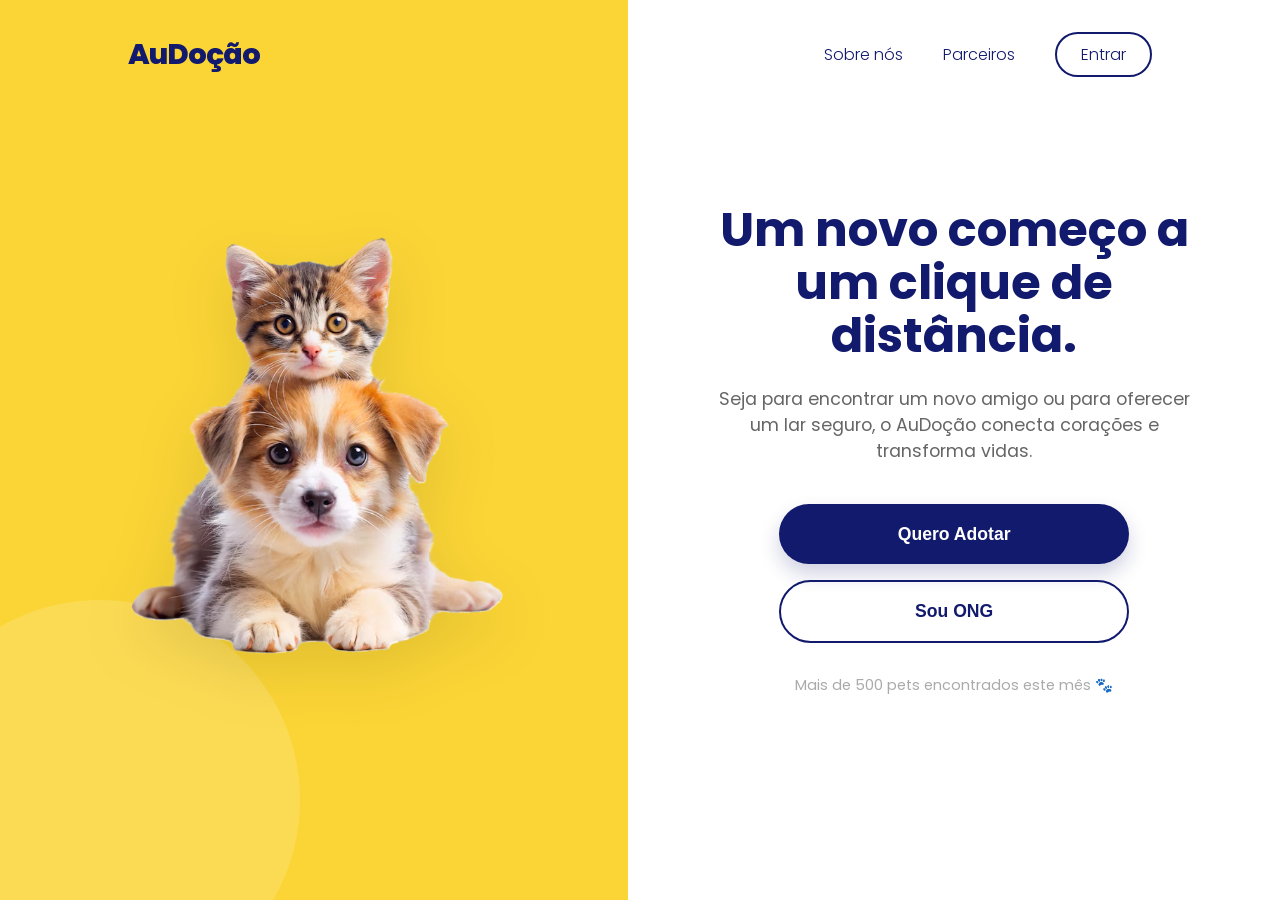
<file: index.html>
<!DOCTYPE html>
<html lang="pt-br">

<head>
     <meta charset="UTF-8">
     <meta name="viewport" content="width=device-width, initial-scale=1.0">
     <title>AuDoção - Encontre seu pet</title>
     <link rel="stylesheet" href="style.css">
     <link href="https://fonts.googleapis.com/css2?family=Poppins:wght@400;600;700&display=swap" rel="stylesheet">
</head>

<body>

     <nav class="navbar">
          <div class="logo">AuDoção</div>
          <div class="nav-links">
               <a href="sobre.html">Sobre nós</a>
               <a href="parceiros.html">Parceiros</a>
               <a href="login.html" class="btn-login">Entrar</a>
          </div>
     </nav>

     <main class="hero-container">
          <section class="hero-image">
               <div class="image-wrapper">
                    <img src="/src/home-cat-dog.png" alt="Cachorro e Gato AuDoção">
               </div>
               <div class="decoration-circle"></div>
          </section>

          <section class="hero-content">
               <div class="content-box">
                    <h1>Um novo começo a um clique de distância.</h1>
                    <p>Seja para encontrar um novo amigo ou para oferecer um lar seguro, o AuDoção conecta corações e
                         transforma vidas.</p>

                    <div class="actions">
                         <button class="btn btn-primary" onclick="window.location.href='home.html'">Quero Adotar</button>
                         <button class="btn btn-secondary" onclick="window.location.href='cadastro.html'">Sou ONG</button>
                    </div>

                    <span class="stats">Mais de 500 pets encontrados este mês 🐾</span>
               </div>
          </section>
     </main>

</body>

</html>
</file>
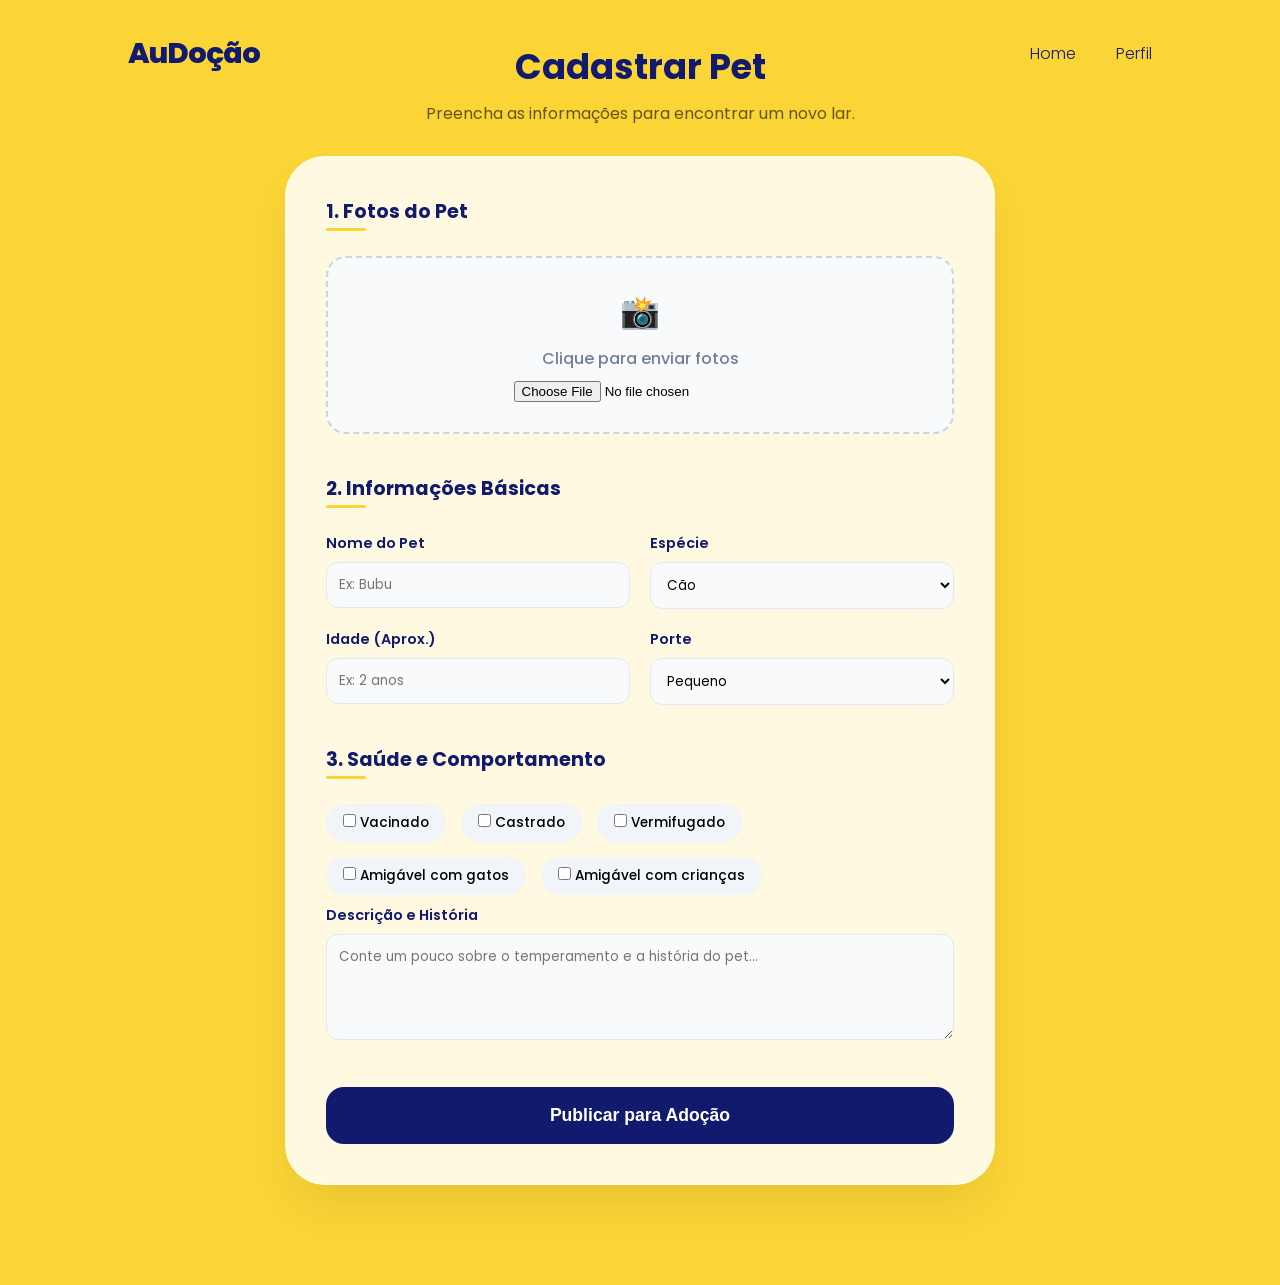
<file: cadastro-pet.html>
<!DOCTYPE html>
<html lang="pt-br">

<head>
     <meta charset="UTF-8">
     <meta name="viewport" content="width=device-width, initial-scale=1.0">
     <title>AuDoção - Cadastrar Novo Pet</title>
     <link rel="stylesheet" href="style.css">
     <link href="https://fonts.googleapis.com/css2?family=Poppins:wght@400;600;700&display=swap" rel="stylesheet">
     <link rel="stylesheet" href="https://cloudflare.com">

</head>

<body class="admin-body">

     <nav class="navbar">
          <div class="logo">AuDoção</div>
          <div class="nav-links">
               <a href="home.html">Home</a>
               <a href="perfil-ong.html"><i class="fas-thin fa-user"></i> Perfil</a>
          </div>
     </nav>

     <main class="form-container">
          <header class="form-header">
               <h1>Cadastrar Pet</h1>
               <p>Preencha as informações para encontrar um novo lar.</p>
          </header>

          <form id="form-cadastro-pet" class="glass-form">

               <div class="form-section">

                    <h3>1. Fotos do Pet</h3>
                    <div class="upload-container">
                         <label for="pet-photo" class="upload-label">
                              <div class="upload-icon">📸</div>
                              <span>Clique para enviar fotos</span>
                              <input type="file" id="pet-photo" accept="image/*" required>
                         </label>
                    </div>
               </div>

               <div class="form-section">
                    <h3>2. Informações Básicas</h3>
                    <div class="input-grid">
                         <div class="input-group">
                              <label>Nome do Pet</label>
                              <input type="text" placeholder="Ex: Bubu" required>
                         </div>
                         <div class="input-group">
                              <label>Espécie</label>
                              <select required>
                                   <option value="Cão">Cão</option>
                                   <option value="Gato">Gato</option>
                                   <option value="Outros">Outros</option>
                              </select>
                         </div>
                         <div class="input-group">
                              <label>Idade (Aprox.)</label>
                              <input type="text" placeholder="Ex: 2 anos">
                         </div>
                         <div class="input-group">
                              <label>Porte</label>
                              <select>
                                   <option value="Pequeno">Pequeno</option>
                                   <option value="Médio">Médio</option>
                                   <option value="Grande">Grande</option>
                              </select>
                         </div>
                    </div>
               </div>

               <div class="form-section">
                    <h3>3. Saúde e Comportamento</h3>
                    <div class="checkbox-grid">
                         <label class="check-item"><input type="checkbox"> Vacinado</label>
                         <label class="check-item"><input type="checkbox"> Castrado</label>
                         <label class="check-item"><input type="checkbox"> Vermifugado</label>
                         <label class="check-item"><input type="checkbox"> Amigável com gatos</label>
                         <label class="check-item"><input type="checkbox"> Amigável com crianças</label>
                    </div>
                    <div class="input-group mt-20">
                         <label>Descrição e História</label>
                         <textarea rows="4"
                              placeholder="Conte um pouco sobre o temperamento e a história do pet..."></textarea>
                    </div>
               </div>

               <button type="submit" class="btn-submit">Publicar para Adoção</button>
          </form>
     </main>

</body>

</html>
</file>
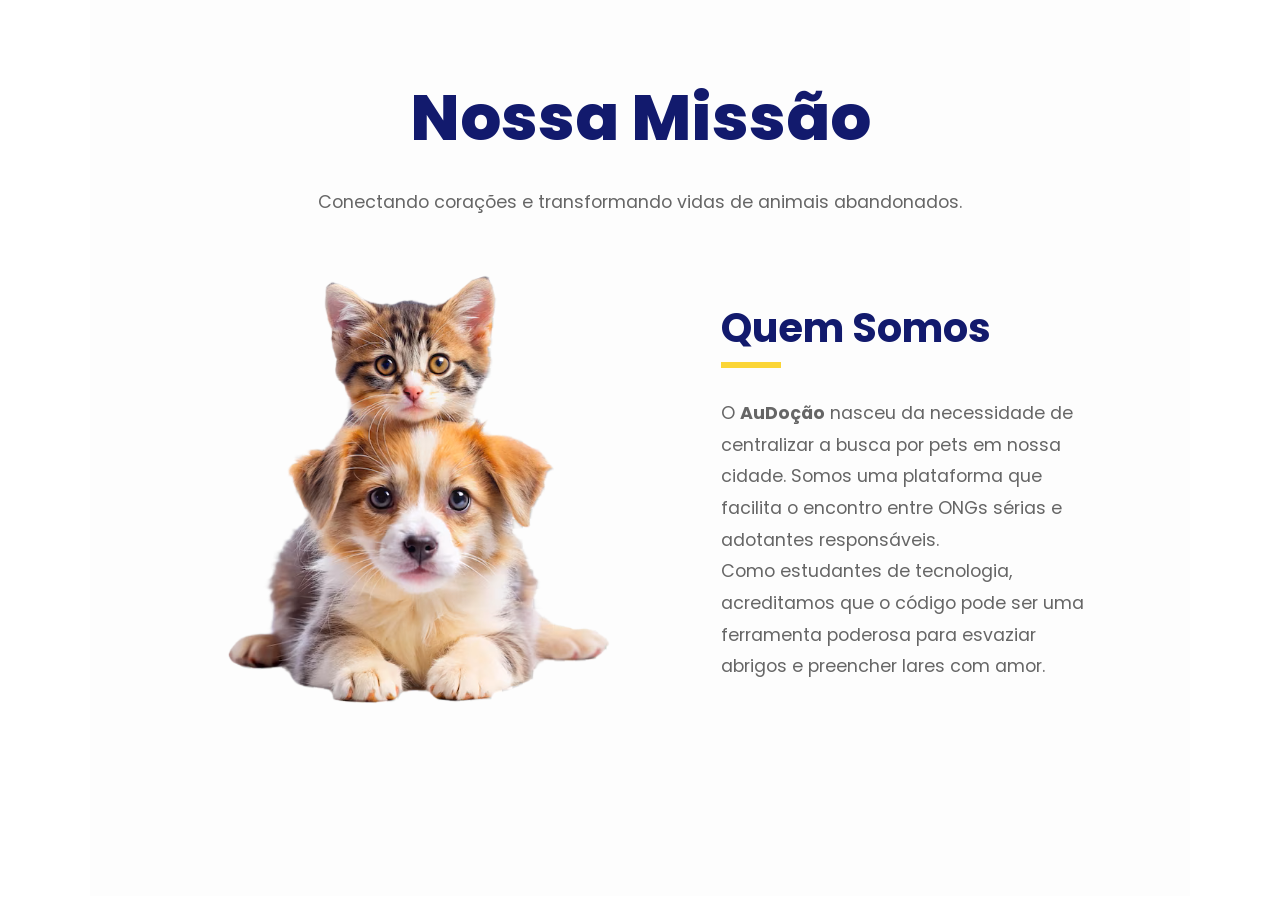
<file: sobre.html>
<!DOCTYPE html>
<html lang="pt-br">

<head>
     <meta charset="UTF-8">
     <meta name="viewport" content="width=device-width, initial-scale=1.0">
     <title>Sobre Nós - AuDoção</title>
     <link rel="stylesheet" href="style.css">
     <link href="https://fonts.googleapis.com/css2?family=Poppins:wght@400;600;700;800&display=swap" rel="stylesheet">
</head>

<body>
     <main class="about-container">
          <section class="about-hero">
               <h1>Nossa Missão</h1>
               <p>Conectando corações e transformando vidas de animais abandonados.</p>
          </section>

          <section class="about-section">
               <div class="about-grid">
                    <div class="image-box">
                         <img src="src/home-cat-dog.png" alt="Cachorro e Gato AuDoção">
                    </div>

                    <div class="text-box">
                         <h2>Quem Somos</h2>
                         <p>O <strong>AuDoção</strong> nasceu da necessidade de centralizar a busca por pets em nossa
                              cidade. Somos uma plataforma que facilita o encontro entre ONGs sérias e adotantes
                              responsáveis.</p>
                         <p>Como estudantes de tecnologia, acreditamos que o código pode ser uma ferramenta poderosa
                              para esvaziar abrigos e preencher lares com amor.</p>
                    </div>
               </div>
          </section>

</main>
</body>

</html>
</file>
<file: style.css>
@charset "UTF-8";
:root {
  --color-yellow: #FBD536;
  --color-blue: #121A6D;
  --color-white: #FFFFFF;
  --color-text-gray: #666666;
  --font-main: 'Poppins', sans-serif;
  --transition: all 0.3s ease;
}

* {
  margin: 0;
  padding: 0;
  box-sizing: border-box;
}

body {
  font-family: var(--font-main);
  background-color: var(--color-white);
  overflow-x: hidden;
}

/* Navbar */
.navbar {
  position: absolute;
  top: 0;
  width: 100%;
  display: flex;
  justify-content: space-between;
  align-items: center;
  padding: 2rem 5%;
  z-index: 10;
}

.navbar .logo {
  font-size: 1.5rem;
  font-weight: 700;
  color: var(--color-blue);
}

.navbar .nav-links {
  display: flex;
  gap: 2rem;
  align-items: center;
}

.navbar .nav-links a {
  text-decoration: none;
  color: var(--color-blue);
  font-weight: 500;
  transition: var(--transition);
}

.navbar .nav-links a:hover {
  opacity: 0.7;
}

.navbar .nav-links .btn-login {
  border: 2px solid var(--color-blue);
  padding: 0.5rem 1.5rem;
  border-radius: 50px;
}

.navbar .nav-links .btn-login:hover {
  background-color: var(--color-blue);
  color: var(--color-white);
}

/* Layout Principal (Hero) */
.hero-container {
  display: flex;
  height: 100vh;
  width: 100%;
}

@media (max-width: 768px) {
  .hero-container {
    flex-direction: column;
  }
}
/* Lado Esquerdo - Imagem */
.hero-image {
  flex: 1.2;
  background-color: var(--color-yellow);
  display: flex;
  align-items: center;
  justify-content: center;
  position: relative;
  overflow: hidden;
}

.hero-image .image-wrapper {
  width: 70%;
  z-index: 2;
  transition: transform 0.5s ease;
}

.hero-image .image-wrapper:hover {
  transform: scale(1.05);
}

.hero-image .image-wrapper img {
  width: 100%;
  filter: drop-shadow(0 20px 30px rgba(0, 0, 0, 0.1));
}

.hero-image .decoration-circle {
  position: absolute;
  width: 400px;
  height: 400px;
  background: rgba(255, 255, 255, 0.15);
  border-radius: 50%;
  bottom: -100px;
  left: -100px;
}

.hero-content {
  flex: 1;
  display: flex;
  align-items: center; /* Centraliza o box verticalmente */
  justify-content: center; /* Centraliza o box horizontalmente */
  padding: 4rem;
  background-color: var(--color-white);
}

.hero-content .content-box {
  max-width: 500px; /* Aumentei levemente para melhor leitura */
  width: 100%;
  display: flex; /* Adicionado */
  flex-direction: column; /* Adicionado: empilha os itens */
  align-items: center; /* Adicionado: centraliza h1, p e botões horizontalmente */
  text-align: center; /* Garante que as linhas de texto fiquem no centro */
}

.hero-content .content-box h1 {
  font-size: 3rem;
  color: var(--color-blue);
  line-height: 1.1;
  margin-bottom: 1.5rem;
  width: 100%; /* Garante que o texto use todo o espaço para centralizar */
}

.hero-content .content-box p {
  color: var(--color-text-gray);
  font-size: 1.1rem;
  margin-bottom: 2.5rem;
  width: 100%;
}

.hero-content .content-box .actions {
  display: flex;
  flex-direction: column;
  gap: 1rem;
  width: 100%; /* Faz os botões respeitarem a largura do box */
  max-width: 350px; /* Opcional: define uma largura máxima elegante para os botões */
}

.hero-content .content-box .actions .btn {
  padding: 1.2rem;
  border-radius: 50px;
  font-size: 1.1rem;
  font-weight: 600;
  cursor: pointer;
  transition: var(--transition);
  border: none;
}

.hero-content .content-box .actions .btn-primary {
  background-color: var(--color-blue);
  color: var(--color-white);
  box-shadow: 0 10px 20px rgba(18, 26, 109, 0.2);
}

.hero-content .content-box .actions .btn-primary:hover {
  transform: translateY(-3px);
  box-shadow: 0 15px 25px rgba(18, 26, 109, 0.3);
}

.hero-content .content-box .actions .btn-secondary {
  background-color: transparent;
  border: 2px solid var(--color-blue);
  color: var(--color-blue);
}

.hero-content .content-box .actions .btn-secondary:hover {
  background-color: rgba(18, 26, 109, 0.05);
}

.hero-content .content-box .stats {
  display: block;
  margin-top: 2rem;
  text-align: center;
  color: #aaa;
  font-size: 0.9rem;
}

/* Login & Auth Pages */
.auth-page {
  background-color: var(--color-yellow);
  position: relative;
  margin: 0;
  padding: 0;
  display: flex;
  align-items: center;
  justify-content: center;
  min-height: 100vh;
  width: 100%;
  overflow-x: hidden;
}
.auth-page::before {
  content: "";
  position: absolute;
  top: 0;
  left: 0;
  width: 100%;
  height: 100%;
  background: linear-gradient(180deg, rgba(255, 255, 255, 0) 0%, rgba(255, 255, 255, 0.3) 100%);
  z-index: 1;
}

.auth-container {
  width: 100%;
  max-width: 420px;
  padding: 20px;
  z-index: 2;
  position: relative;
}

.auth-card {
  background: rgba(255, 255, 255, 0.9);
  backdrop-filter: blur(15px);
  border: 1px solid rgba(255, 255, 255, 0.5);
  border-radius: 30px;
  padding: 3rem 2.5rem;
  box-shadow: 0 20px 50px rgba(0, 0, 0, 0.1);
}
.auth-card .auth-header {
  text-align: center;
  margin-bottom: 2rem;
}
.auth-card .auth-header .logo {
  color: var(--color-blue);
  font-size: 2.2rem;
  font-weight: 700;
  margin-bottom: 0.5rem;
}
.auth-card .auth-header p {
  color: var(--color-text-gray);
  font-size: 0.95rem;
}

.auth-form .input-group {
  margin-bottom: 1.5rem;
}
.auth-form .input-group label {
  display: block;
  margin-bottom: 0.6rem;
  color: var(--color-blue);
  font-weight: 600;
  font-size: 0.9rem;
}
.auth-form .input-group .label-wrapper {
  display: flex;
  justify-content: space-between;
  align-items: center;
}
.auth-form .input-group input {
  width: 100%;
  padding: 1rem 1.5rem;
  border-radius: 50px;
  border: 1px solid #E0E0E0;
  background: #FDFDFD;
  transition: var(--transition);
  outline: none;
}
.auth-form .input-group input:focus {
  border-color: var(--color-blue);
  background: #FFF;
  box-shadow: 0 0 0 4px rgba(18, 26, 109, 0.1);
}
.auth-form .input-group .forgot-password {
  font-size: 0.8rem;
  color: var(--color-text-gray);
  text-decoration: none;
}
.auth-form .input-group .forgot-password:hover {
  color: var(--color-blue);
}
.auth-form .btn-primary {
  width: 100%;
  padding: 1rem;
  background-color: var(--color-blue);
  color: white;
  border: none;
  border-radius: 50px;
  font-size: 1rem;
  font-weight: 600;
  cursor: pointer;
  transition: var(--transition);
  margin-top: 1rem;
}
.auth-form .btn-primary:hover {
  filter: brightness(1.1);
  transform: translateY(-2px);
}

.auth-footer {
  margin-top: 2rem;
  text-align: center;
  font-size: 0.9rem;
  color: var(--color-text-gray);
}
.auth-footer a {
  color: var(--color-blue);
  font-weight: 600;
  text-decoration: none;
}
.auth-footer a:hover {
  text-decoration: underline;
}

.auth-decoration {
  position: absolute;
  bottom: 20px;
  right: 5%;
  width: 250px;
  z-index: 1;
  display: none;
}
@media (min-width: 1024px) {
  .auth-decoration {
    display: block;
  }
}
.auth-decoration img {
  width: 100%;
}

.auth-page {
  background-color: var(--color-yellow);
  position: relative;
}
.auth-page::before {
  content: "";
  position: absolute;
  top: 0;
  left: 0;
  width: 100%;
  height: 100%;
  background-color: rgba(255, 255, 255, 0.2);
  z-index: 1;
}

.auth-container {
  max-width: 520px;
}

.auth-form .btn-primary {
  margin-top: 2rem;
  background-color: var(--color-blue);
  color: white;
  border: none;
  padding: 1rem;
  border-radius: 50px;
  font-weight: 600;
  cursor: pointer;
  width: 100%;
  transition: transform 0.2s;
}
.auth-form .btn-primary:hover {
  transform: scale(1.02);
}

.home-container {
  padding: 2rem;
  max-width: 1200px;
  margin: 0 auto;
}

.home-header {
  text-align: center;
  margin-bottom: 3rem;
}
.home-header h1 {
  color: var(--color-blue);
  font-size: 2.5rem;
}
.home-header p {
  color: var(--color-text-gray);
}

.adoption-grid {
  display: grid;
  grid-template-columns: repeat(auto-fill, minmax(280px, 1fr));
  gap: 2rem;
}

.pet-card {
  background: rgba(255, 255, 255, 0.8);
  backdrop-filter: blur(10px);
  border-radius: 25px;
  border: 1px solid rgba(255, 255, 255, 0.4);
  overflow: hidden;
  transition: transform 0.3s ease;
  box-shadow: 0 10px 20px rgba(0, 0, 0, 0.05);
}
.pet-card:hover {
  transform: translateY(-8px);
}
.pet-card .pet-image {
  height: 200px;
  position: relative;
}
.pet-card .pet-image img {
  width: 100%;
  height: 100%;
  object-fit: cover;
}
.pet-card .pet-image .tag-status {
  position: absolute;
  top: 15px;
  left: 15px;
  background: var(--color-yellow);
  color: var(--color-blue);
  padding: 4px 12px;
  border-radius: 20px;
  font-size: 0.8rem;
  font-weight: 700;
}
.pet-card .pet-info {
  padding: 1.5rem;
}
.pet-card .pet-info h3 {
  color: var(--color-blue);
  margin-bottom: 0.5rem;
}
.pet-card .pet-info p {
  color: var(--color-text-gray);
  font-size: 0.9rem;
}
.pet-card .pet-info .pet-tags {
  display: flex;
  gap: 0.5rem;
  margin: 1rem 0;
}
.pet-card .pet-info .pet-tags span {
  background: #f0f0f0;
  padding: 2px 10px;
  border-radius: 10px;
  font-size: 0.75rem;
}

.btn-details {
  width: 100%;
  padding: 0.8rem;
  border: none;
  border-radius: 50px;
  background: var(--color-blue);
  color: white;
  font-weight: 600;
  cursor: pointer;
  transition: filter 0.3s;
}
.btn-details:hover {
  filter: brightness(1.2);
}

/* Filtros de Categoria */
.filter-nav {
  display: flex;
  justify-content: center;
  gap: 15px;
  margin-bottom: 40px;
  flex-wrap: wrap;
}
.filter-nav .filter-btn {
  background: #fff;
  border: 2px solid var(--color-yellow);
  color: var(--color-blue);
  padding: 10px 25px;
  border-radius: 50px;
  font-weight: 600;
  cursor: pointer;
  transition: all 0.3s ease;
}
.filter-nav .filter-btn:hover, .filter-nav .filter-btn.active {
  background: var(--color-yellow);
  box-shadow: 0 4px 12px rgba(251, 213, 54, 0.3);
}

/* Grid Ajustado */
.adoption-grid {
  display: grid;
  grid-template-columns: repeat(auto-fill, minmax(280px, 1fr));
  gap: 30px;
}

/* Estilo das Tags de Espécie no Card */
.pet-card .tag-status.cao {
  background: #FFD700;
}
.pet-card .tag-status.gato {
  background: #FFB6C1;
}

.profile-container {
  max-width: 800px;
  margin: 0 auto;
  background: #fdfdfd;
  min-height: 100vh;
}

.pet-hero {
  position: relative;
  height: 400px;
  width: 100%;
}
.pet-hero img {
  width: 100%;
  height: 100%;
  object-fit: cover;
}
.pet-hero .btn-back {
  position: absolute;
  top: 20px;
  left: 20px;
  background: rgba(255, 255, 255, 0.8);
  backdrop-filter: blur(5px);
  padding: 10px 20px;
  border-radius: 50px;
  text-decoration: none;
  color: var(--color-blue);
  font-weight: 600;
  z-index: 10;
}

.pet-details-card {
  background: white;
  margin-top: -40px;
  position: relative;
  border-radius: 40px 40px 0 0;
  padding: 2rem;
  box-shadow: 0 -10px 30px rgba(0, 0, 0, 0.05);
}
.pet-details-card .pet-main-info {
  margin-bottom: 2rem;
}
.pet-details-card .pet-main-info .header-info {
  display: flex;
  align-items: center;
  justify-content: space-between;
}
.pet-details-card .pet-main-info .header-info h1 {
  color: var(--color-blue);
  font-size: 2.2rem;
}
.pet-details-card .pet-main-info .header-info .badge-species {
  background: var(--color-yellow);
  padding: 5px 15px;
  border-radius: 20px;
  font-weight: 700;
  font-size: 0.8rem;
}
.pet-details-card .pet-main-info .location {
  color: var(--color-text-gray);
  font-size: 0.9rem;
  margin-top: 5px;
}

.pet-stats-grid {
  display: grid;
  grid-template-columns: repeat(3, 1fr);
  gap: 15px;
  margin-bottom: 2rem;
}
.pet-stats-grid .stat-item {
  background: #f8f9fa;
  padding: 15px;
  border-radius: 20px;
  text-align: center;
}
.pet-stats-grid .stat-item small {
  display: block;
  color: var(--color-text-gray);
  font-size: 0.75rem;
  margin-bottom: 5px;
}
.pet-stats-grid .stat-item strong {
  color: var(--color-blue);
  font-size: 1rem;
}

.pet-description {
  margin-bottom: 2rem;
}
.pet-description h3 {
  color: var(--color-blue);
  margin-bottom: 10px;
}
.pet-description p {
  color: #555;
  line-height: 1.6;
}

.pet-health-tags {
  margin-bottom: 3rem;
}
.pet-health-tags h3 {
  color: var(--color-blue);
  margin-bottom: 15px;
}
.pet-health-tags .tags-container {
  display: flex;
  flex-wrap: wrap;
  gap: 10px;
}
.pet-health-tags .tags-container .tag {
  padding: 8px 16px;
  border-radius: 12px;
  font-size: 0.85rem;
  font-weight: 600;
}
.pet-health-tags .tags-container .tag.check {
  background: #e8f5e9;
  color: #2e7d32;
}
.pet-health-tags .tags-container .tag.info {
  background: #e3f2fd;
  color: #1565c0;
}

.btn-adopt-now {
  width: 100%;
  padding: 1.2rem;
  background: var(--color-blue);
  color: white;
  border: none;
  border-radius: 50px;
  font-size: 1.1rem;
  font-weight: 700;
  cursor: pointer;
  transition: transform 0.2s;
}
.btn-adopt-now:hover {
  transform: scale(1.02);
  filter: brightness(1.1);
}

.admin-body {
  background-color: var(--color-yellow);
  margin: 0;
  padding: 0;
  min-height: 100vh;
  font-family: "Poppins", sans-serif;
  display: flex;
  flex-direction: column;
}

.form-container {
  margin: 15px auto;
}

/* Navbar Fix */
.navbar {
  position: absolute;
  top: 0;
  left: 0;
  width: 100%;
  display: flex;
  justify-content: space-between;
  align-items: center;
  /* Aumente o padding lateral para tirar do "canto" */
  padding: 2rem 10%;
  box-sizing: border-box;
  z-index: 10;
}
.navbar .logo {
  font-size: 1.8rem;
  font-weight: 800;
  color: var(--color-blue);
  letter-spacing: -1px;
}
.navbar .nav-links {
  display: flex;
  gap: 2.5rem;
  align-items: center;
}
.navbar .nav-links a {
  text-decoration: none;
  color: var(--color-blue);
  font-weight: 300;
  font-size: 1rem;
  transition: var(--transition);
}
.navbar .nav-links a:hover {
  opacity: 0.6;
}

/* Ajuste do Container Principal */
.form-container {
  max-width: 750px;
  margin: 40px auto;
  padding: 0 20px 60px;
  text-align: center;
}

.form-header {
  margin-bottom: 30px;
}
.form-header h1 {
  font-size: 2.2rem;
  color: var(--color-blue);
  margin-bottom: 8px;
}
.form-header p {
  color: rgba(0, 0, 0, 0.6);
}

/* Glassmorphism Refinado */
.glass-form {
  background: rgba(255, 255, 255, 0.85);
  backdrop-filter: blur(20px);
  border: 1px solid rgba(255, 255, 255, 0.5);
  padding: 40px;
  border-radius: 40px;
  box-shadow: 0 25px 50px -12px rgba(0, 0, 0, 0.1);
  text-align: left;
}

.form-section {
  margin-bottom: 40px;
}
.form-section h3 {
  color: var(--color-blue);
  margin-bottom: 25px;
  font-size: 1.2rem;
  position: relative;
  padding-bottom: 5px;
}
.form-section h3::after {
  content: "";
  position: absolute;
  bottom: 0;
  left: 0;
  width: 40px;
  height: 3px;
  background: var(--color-yellow);
  border-radius: 10px;
}

/* Upload Area */
.upload-container .upload-label {
  background: #f8fafc;
  border: 2px dashed #cbd5e0;
  padding: 30px;
  border-radius: 20px;
  transition: var(--transition);
  display: flex;
  flex-direction: column;
  align-items: center;
  gap: 10px;
}
.upload-container .upload-label:hover {
  border-color: var(--color-blue);
  background: #fff;
}
.upload-container .upload-label .upload-icon {
  font-size: 2rem;
}
.upload-container .upload-label span {
  font-weight: 500;
  color: #718096;
}

/* Inputs e Grades */
.input-grid {
  display: grid;
  grid-template-columns: repeat(auto-fit, minmax(250px, 1fr));
  gap: 20px;
}

.input-group label {
  display: block;
  margin-bottom: 8px;
  font-size: 0.9rem;
  font-weight: 600;
  color: var(--color-blue);
}
.input-group input,
.input-group select,
.input-group textarea {
  width: 100%;
  padding: 12px;
  border-radius: 12px;
  border: 1px solid #e2e8f0;
  background: #f8fafc;
  font-family: inherit;
  transition: var(--transition);
  box-sizing: border-box;
}
.input-group input:focus,
.input-group select:focus,
.input-group textarea:focus {
  outline: none;
  background: #fff;
  border-color: var(--color-blue);
  box-shadow: 0 0 0 4px rgba(45, 55, 72, 0.05);
}

/* Checkboxes como Tags */
.checkbox-grid {
  display: flex;
  flex-wrap: wrap;
  gap: 15px;
  padding-bottom: 10px;
}
.checkbox-grid .check-item {
  background: #f1f5f9;
  padding: 8px 16px;
  border-radius: 50px;
  font-size: 0.85rem;
  font-weight: 500;
  transition: var(--transition);
  border: 1px solid transparent;
}
.checkbox-grid .check-item:has(input:checked) {
  background: #ebf8ff;
  border-color: var(--color-blue);
  color: var(--color-blue);
}
.checkbox-grid .check-item input {
  cursor: pointer;
}

/* Botão de Envio */
.btn-submit {
  width: 100%;
  padding: 18px;
  background: var(--color-blue);
  color: white;
  border-radius: 18px;
  font-size: 1.1rem;
  font-weight: 700;
  transition: var(--transition);
  border: none;
  cursor: pointer;
}
.btn-submit:hover {
  transform: translateY(-3px);
  box-shadow: 0 10px 25px rgba(45, 55, 72, 0.3);
  filter: brightness(1.1);
}

.about-container {
  background-color: #fdfdfd;
}
.about-container .about-hero {
  padding: 10px 5% 40px;
  text-align: center;
  position: relative;
}
.about-container .about-hero h1 {
  color: var(--color-blue);
  font-size: clamp(2.5rem, 8vw, 4rem);
  font-weight: 800;
  margin-bottom: 1.5rem;
}
.about-container .about-section {
  max-width: 1200px;
  margin: -60px auto 100px;
  padding: 0 20px;
}
.about-container .about-section .about-grid {
  display: grid;
  grid-template-columns: 1.1fr 0.9fr;
  gap: 80px;
  align-items: center;
  padding: 20px 60px;
  border-radius: 50px;
}
.about-container .about-section .about-grid .image-box {
  position: relative;
}
.about-container .about-section .about-grid .image-box img {
  width: 100%;
  border-radius: 30px;
  z-index: 2;
  position: relative;
  display: block;
}
.about-container .about-section .about-grid .text-box h2 {
  color: var(--color-blue);
  font-size: 2.5rem;
  margin-bottom: 40px;
  position: relative;
  display: inline-block;
}
.about-container .about-section .about-grid .text-box h2::after {
  content: "";
  display: block;
  position: absolute;
  bottom: -10px;
  left: 0;
  width: 60px;
  height: 6px;
  background-color: #FBD536 !important;
  z-index: 10;
}
.about-container .about-section .about-grid .text-box p {
  color: var(--color-text-gray);
  font-size: 1.1rem;
  line-height: 1.8;
}

.about-container,
.partners-container {
  padding: 60px 20px;
  max-width: 1100px;
  margin: 0 auto;
}

.about-hero,
.partners-header {
  text-align: center;
  margin-bottom: 50px;
}
.about-hero h1,
.partners-header h1 {
  color: var(--color-blue);
  font-size: 2.5rem;
}
.about-hero p,
.partners-header p {
  color: #666;
  font-size: 1.1rem;
}

.about-grid {
  display: grid;
  grid-template-columns: 1fr 1fr;
  gap: 40px;
  align-items: center;
  margin-bottom: 60px;
}
.about-grid img {
  width: 100%;
  border-radius: 30px;
}

.values-grid,
.partners-list {
  display: grid;
  grid-template-columns: repeat(auto-fit, minmax(250px, 1fr));
  gap: 20px;
}

.value-card,
.partner-card {
  background: white;
  padding: 30px;
  border-radius: 20px;
  box-shadow: 0 10px 30px rgba(0, 0, 0, 0.05);
  text-align: center;
  transition: transform 0.3s;
}
.value-card:hover,
.partner-card:hover {
  transform: translateY(-5px);
}
.value-card h3,
.partner-card h3 {
  color: var(--color-blue);
  margin-bottom: 10px;
}
.value-card img,
.partner-card img {
  max-width: 120px;
  margin-bottom: 15px;
  filter: grayscale(100%);
  transition: 0.3s;
}
.value-card:hover img,
.partner-card:hover img {
  filter: grayscale(0%);
}

.be-partner {
  margin-top: 80px;
}
.be-partner .glass-card {
  background: rgba(251, 213, 54, 0.1);
  border: 2px dashed var(--color-yellow);
  padding: 40px;
  border-radius: 30px;
  text-align: center;
}

/*# sourceMappingURL=style.css.map */
</file>
